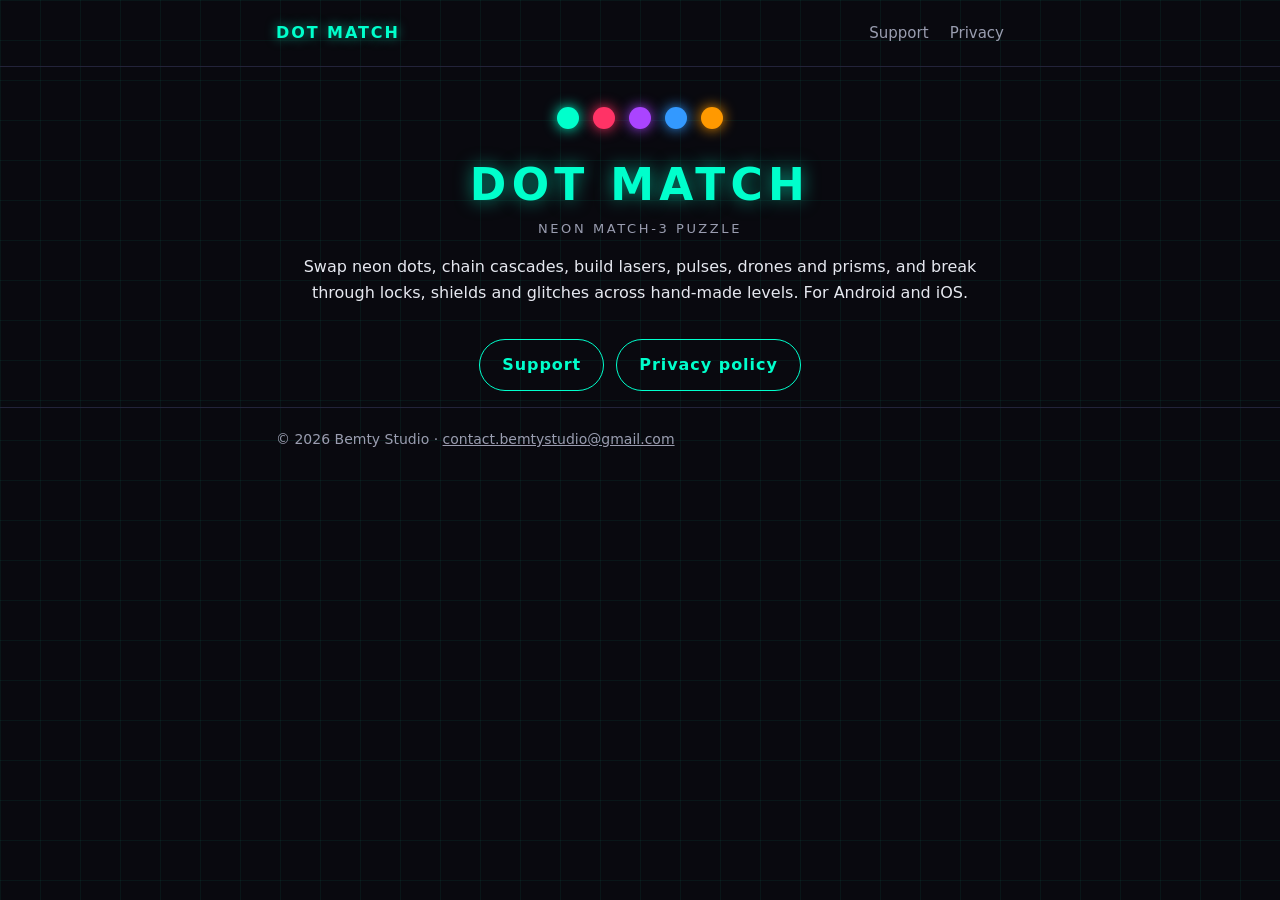
<file: index.html>
<!DOCTYPE html>
<html lang="en">
<head>
  <meta charset="utf-8">
  <meta name="viewport" content="width=device-width, initial-scale=1">
  <title>Dot Match</title>
  <meta name="description" content="Dot Match, a neon match-3 puzzle game for Android and iOS by Bemty Studio.">
  <meta name="theme-color" content="#09090f">
  <link rel="stylesheet" href="style.css">
</head>
<body>
  <header class="site">
    <div class="wrap">
      <a class="brand" href="./">Dot Match</a>
      <nav>
        <a href="support.html">Support</a>
        <a href="privacy.html">Privacy</a>
      </nav>
    </div>
  </header>

  <main class="wrap">
    <section class="hero">
      <div class="dots" aria-hidden="true">
        <span style="color:#00ffcc"></span>
        <span style="color:#ff3366"></span>
        <span style="color:#aa44ff"></span>
        <span style="color:#3399ff"></span>
        <span style="color:#ff9900"></span>
      </div>
      <h1>Dot Match</h1>
      <p class="tagline">Neon match-3 puzzle</p>
      <p>Swap neon dots, chain cascades, build lasers, pulses, drones and prisms, and break
        through locks, shields and glitches across hand-made levels. For Android and iOS.</p>
      <div class="links">
        <a class="button" href="support.html">Support</a>
        <a class="button" href="privacy.html">Privacy policy</a>
      </div>
    </section>
  </main>

  <footer class="site">
    <div class="wrap">
      &copy; 2026 Bemty Studio &middot;
      <a href="mailto:contact.bemtystudio@gmail.com">contact.bemtystudio@gmail.com</a>
    </div>
  </footer>
</body>
</html>
</file>
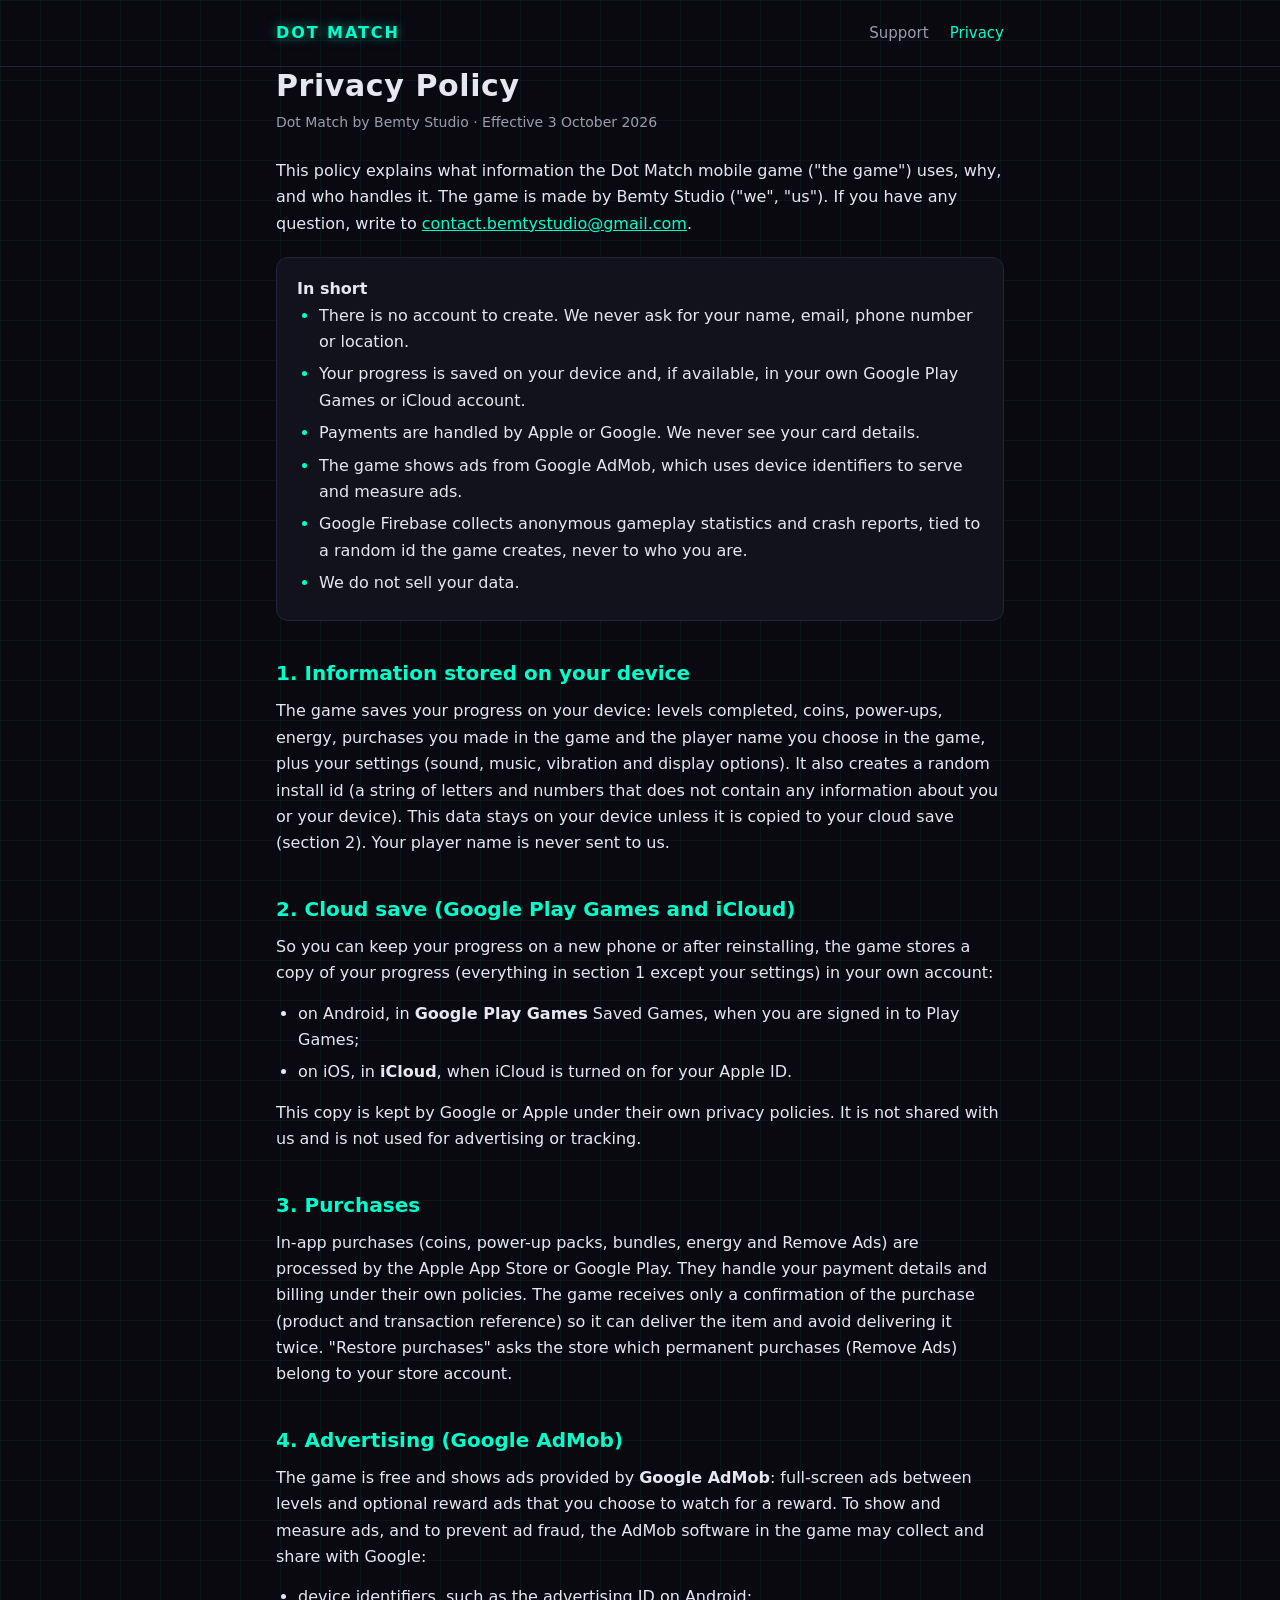
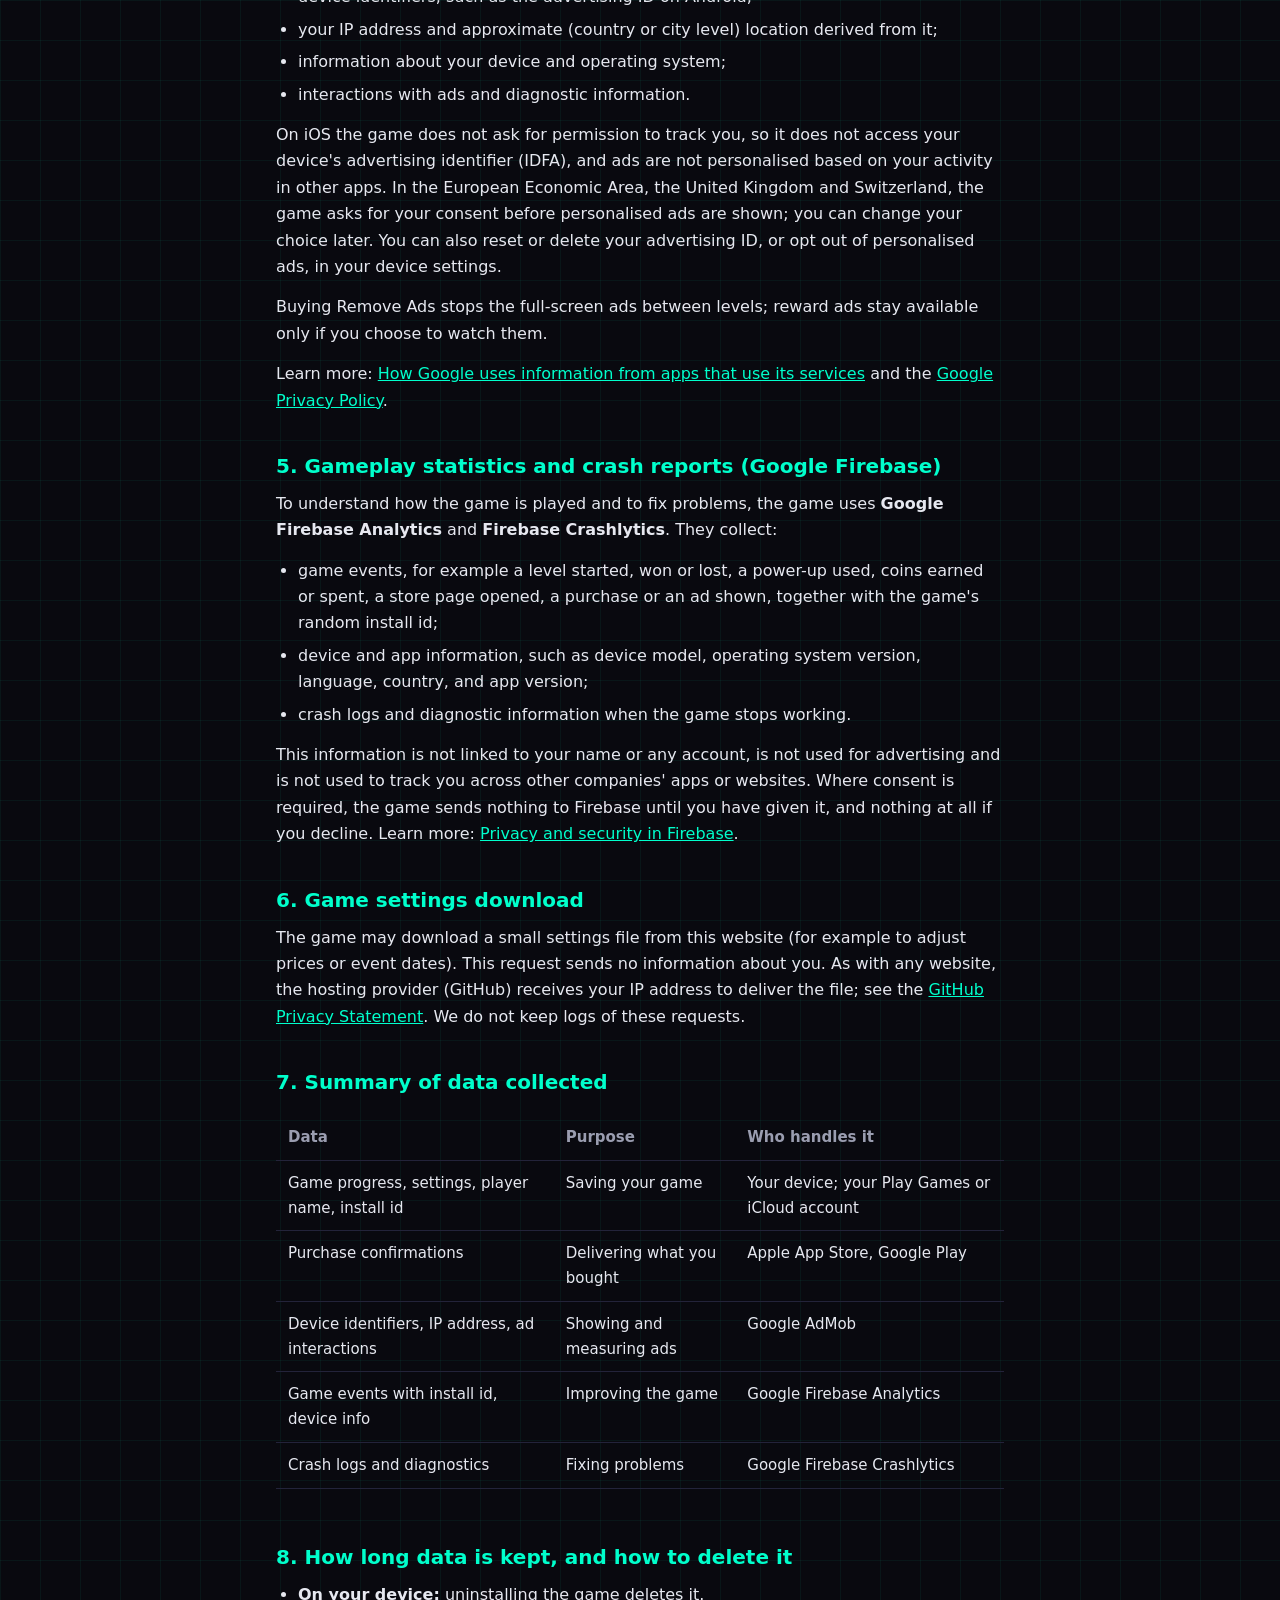
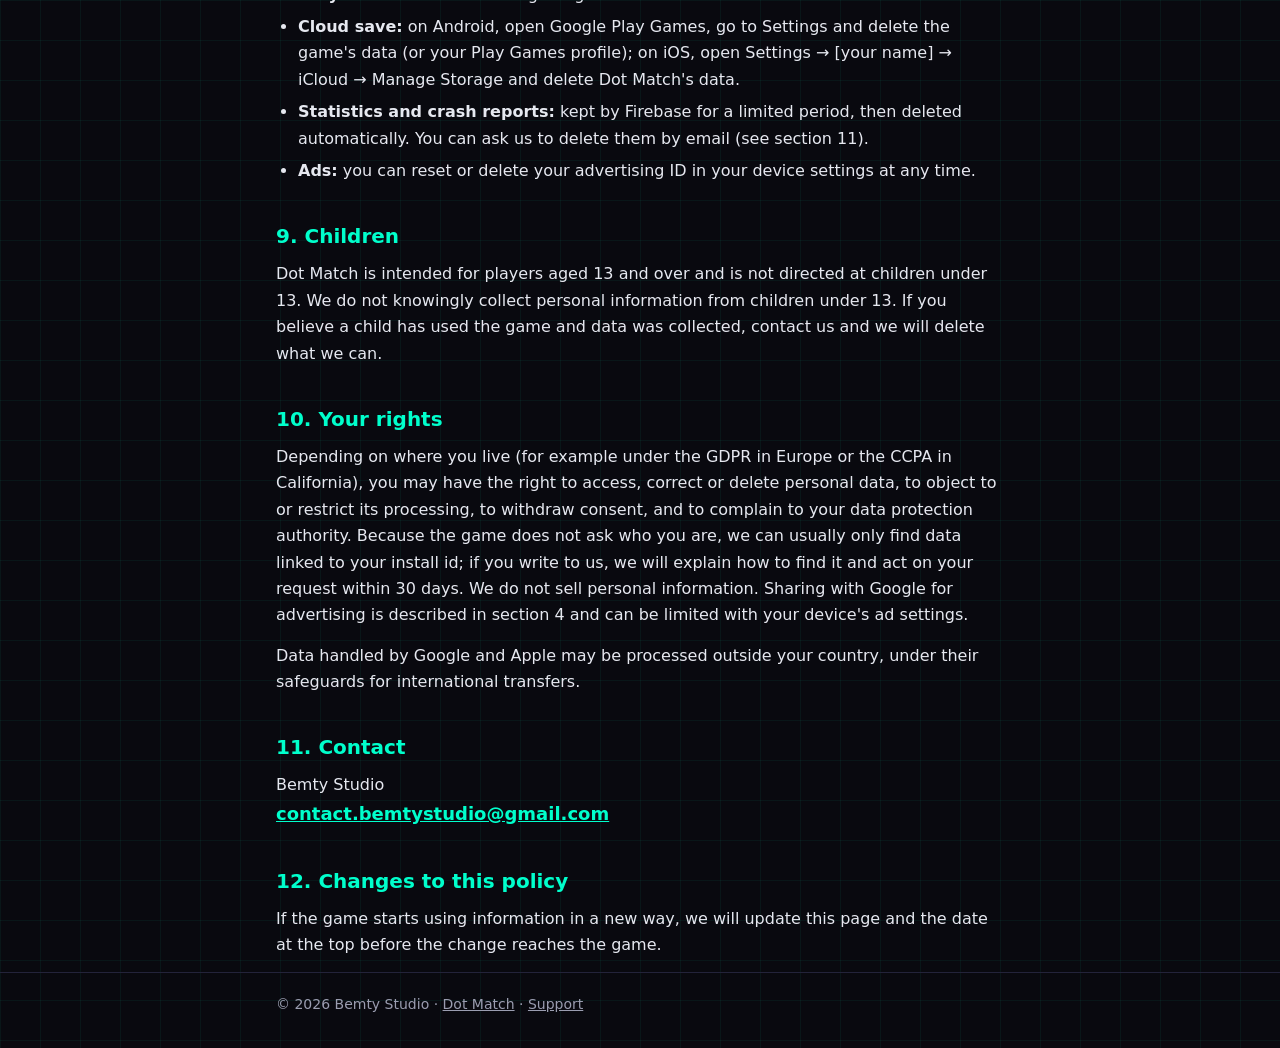
<file: privacy.html>
<!DOCTYPE html>
<html lang="en">
<head>
  <meta charset="utf-8">
  <meta name="viewport" content="width=device-width, initial-scale=1">
  <title>Dot Match Privacy Policy</title>
  <meta name="description" content="What data the Dot Match game uses, who processes it, and how to delete it.">
  <meta name="theme-color" content="#09090f">
  <link rel="stylesheet" href="style.css">
</head>
<body>
  <header class="site">
    <div class="wrap">
      <a class="brand" href="./">Dot Match</a>
      <nav>
        <a href="support.html">Support</a>
        <a href="privacy.html" aria-current="page">Privacy</a>
      </nav>
    </div>
  </header>

  <main class="wrap">
    <h1>Privacy Policy</h1>
    <p class="meta">Dot Match by Bemty Studio &middot; Effective 3 October 2026</p>

    <p>This policy explains what information the Dot Match mobile game ("the game") uses, why,
      and who handles it. The game is made by Bemty Studio ("we", "us"). If you have any question,
      write to <a href="mailto:contact.bemtystudio@gmail.com">contact.bemtystudio@gmail.com</a>.</p>

    <div class="card">
      <strong>In short</strong>
      <ul class="summary">
        <li>There is no account to create. We never ask for your name, email, phone number or location.</li>
        <li>Your progress is saved on your device and, if available, in your own Google Play Games
          or iCloud account.</li>
        <li>Payments are handled by Apple or Google. We never see your card details.</li>
        <li>The game shows ads from Google AdMob, which uses device identifiers to serve and measure ads.</li>
        <li>Google Firebase collects anonymous gameplay statistics and crash reports, tied to a random
          id the game creates, never to who you are.</li>
        <li>We do not sell your data.</li>
      </ul>
    </div>

    <h2 id="1">1. Information stored on your device</h2>
    <p>The game saves your progress on your device: levels completed, coins, power-ups,
      energy, purchases you made in the game and the player name you choose in the game, plus
      your settings (sound, music, vibration and display options). It also creates a random install id
      (a string of letters and numbers that does not contain any information about you or your
      device). This data stays on your device unless it is copied to your cloud save (section 2).
      Your player name is never sent to us.</p>

    <h2 id="2">2. Cloud save (Google Play Games and iCloud)</h2>
    <p>So you can keep your progress on a new phone or after reinstalling, the game stores a copy
      of your progress (everything in section 1 except your settings) in your own account:</p>
    <ul>
      <li>on Android, in <strong>Google Play Games</strong> Saved Games, when you are signed in to Play Games;</li>
      <li>on iOS, in <strong>iCloud</strong>, when iCloud is turned on for your Apple ID.</li>
    </ul>
    <p>This copy is kept by Google or Apple under their own privacy policies. It is not shared with
      us and is not used for advertising or tracking.</p>

    <h2 id="3">3. Purchases</h2>
    <p>In-app purchases (coins, power-up packs, bundles, energy and Remove Ads) are processed by
      the Apple App Store or Google Play. They handle your payment details and billing under their
      own policies. The game receives only a confirmation of the purchase (product and transaction
      reference) so it can deliver the item and avoid delivering it twice. "Restore purchases"
      asks the store which permanent purchases (Remove Ads) belong to your store account.</p>

    <h2 id="4">4. Advertising (Google AdMob)</h2>
    <p>The game is free and shows ads provided by <strong>Google AdMob</strong>: full-screen ads
      between levels and optional reward ads that you choose to watch for a reward. To show and
      measure ads, and to prevent ad fraud, the AdMob software in the game may collect and share
      with Google:</p>
    <ul>
      <li>device identifiers, such as the advertising ID on Android;</li>
      <li>your IP address and approximate (country or city level) location derived from it;</li>
      <li>information about your device and operating system;</li>
      <li>interactions with ads and diagnostic information.</li>
    </ul>
    <p>On iOS the game does not ask for permission to track you, so it does not access your
      device's advertising identifier (IDFA), and ads are not personalised based on your activity
      in other apps. In the European Economic Area, the United Kingdom and Switzerland, the game
      asks for your consent before personalised ads are shown; you can change your choice later.
      You can also reset or delete your advertising ID, or opt out of personalised ads, in your
      device settings.</p>
    <p>Buying Remove Ads stops the full-screen ads between levels; reward ads stay available
      only if you choose to watch them.</p>
    <p>Learn more: <a href="https://policies.google.com/technologies/partner-sites" rel="noopener">How Google
      uses information from apps that use its services</a> and the
      <a href="https://policies.google.com/privacy" rel="noopener">Google Privacy Policy</a>.</p>

    <h2 id="5">5. Gameplay statistics and crash reports (Google Firebase)</h2>
    <p>To understand how the game is played and to fix problems, the game uses
      <strong>Google Firebase Analytics</strong> and <strong>Firebase Crashlytics</strong>. They
      collect:</p>
    <ul>
      <li>game events, for example a level started, won or lost, a power-up used, coins earned or
        spent, a store page opened, a purchase or an ad shown, together with the game's random
        install id;</li>
      <li>device and app information, such as device model, operating system version, language,
        country, and app version;</li>
      <li>crash logs and diagnostic information when the game stops working.</li>
    </ul>
    <p>This information is not linked to your name or any account, is not used for advertising
      and is not used to track you across other companies' apps or websites. Where consent is
      required, the game sends nothing to Firebase until you have given it, and nothing at all if
      you decline. Learn more: <a href="https://firebase.google.com/support/privacy" rel="noopener">Privacy
      and security in Firebase</a>.</p>

    <h2 id="6">6. Game settings download</h2>
    <p>The game may download a small settings file from this website (for example to adjust
      prices or event dates). This request sends no information about you. As with any website,
      the hosting provider (GitHub) receives your IP address to deliver the file; see the
      <a href="https://docs.github.com/site-policy/privacy-policies/github-general-privacy-statement" rel="noopener">GitHub
      Privacy Statement</a>. We do not keep logs of these requests.</p>

    <h2 id="7">7. Summary of data collected</h2>
    <div class="table-scroll">
      <table>
        <thead>
          <tr><th>Data</th><th>Purpose</th><th>Who handles it</th></tr>
        </thead>
        <tbody>
          <tr><td>Game progress, settings, player name, install id</td><td>Saving your game</td>
            <td>Your device; your Play Games or iCloud account</td></tr>
          <tr><td>Purchase confirmations</td><td>Delivering what you bought</td>
            <td>Apple App Store, Google Play</td></tr>
          <tr><td>Device identifiers, IP address, ad interactions</td><td>Showing and measuring ads</td>
            <td>Google AdMob</td></tr>
          <tr><td>Game events with install id, device info</td><td>Improving the game</td>
            <td>Google Firebase Analytics</td></tr>
          <tr><td>Crash logs and diagnostics</td><td>Fixing problems</td>
            <td>Google Firebase Crashlytics</td></tr>
        </tbody>
      </table>
    </div>

    <h2 id="8">8. How long data is kept, and how to delete it</h2>
    <ul>
      <li><strong>On your device:</strong> uninstalling the game deletes it.</li>
      <li><strong>Cloud save:</strong> on Android, open Google Play Games, go to Settings and delete
        the game's data (or your Play Games profile); on iOS, open Settings &rarr; [your name] &rarr;
        iCloud &rarr; Manage Storage and delete Dot Match's data.</li>
      <li><strong>Statistics and crash reports:</strong> kept by Firebase for a limited period, then
        deleted automatically. You can ask us to delete them by email (see section 11).</li>
      <li><strong>Ads:</strong> you can reset or delete your advertising ID in your device settings at any time.</li>
    </ul>

    <h2 id="9">9. Children</h2>
    <p>Dot Match is intended for players aged 13 and over and is not directed at children under 13.
      We do not knowingly collect personal information from children under 13. If you believe a
      child has used the game and data was collected, contact us and we will delete what we can.</p>

    <h2 id="10">10. Your rights</h2>
    <p>Depending on where you live (for example under the GDPR in Europe or the CCPA in
      California), you may have the right to access, correct or delete personal data, to object to
      or restrict its processing, to withdraw consent, and to complain to your data protection
      authority. Because the game does not ask who you are, we can usually only find data linked to
      your install id; if you write to us, we will explain how to find it and act on your request
      within 30 days. We do not sell personal information. Sharing with Google for advertising is
      described in section 4 and can be limited with your device's ad settings.</p>
    <p>Data handled by Google and Apple may be processed outside your country, under their
      safeguards for international transfers.</p>

    <h2 id="11">11. Contact</h2>
    <p>Bemty Studio<br>
      <a class="mail" href="mailto:contact.bemtystudio@gmail.com">contact.bemtystudio@gmail.com</a></p>

    <h2 id="12">12. Changes to this policy</h2>
    <p>If the game starts using information in a new way, we will update this page and the date at
      the top before the change reaches the game.</p>
  </main>

  <footer class="site">
    <div class="wrap">
      &copy; 2026 Bemty Studio &middot; <a href="./">Dot Match</a> &middot;
      <a href="support.html">Support</a>
    </div>
  </footer>
</body>
</html>
</file>
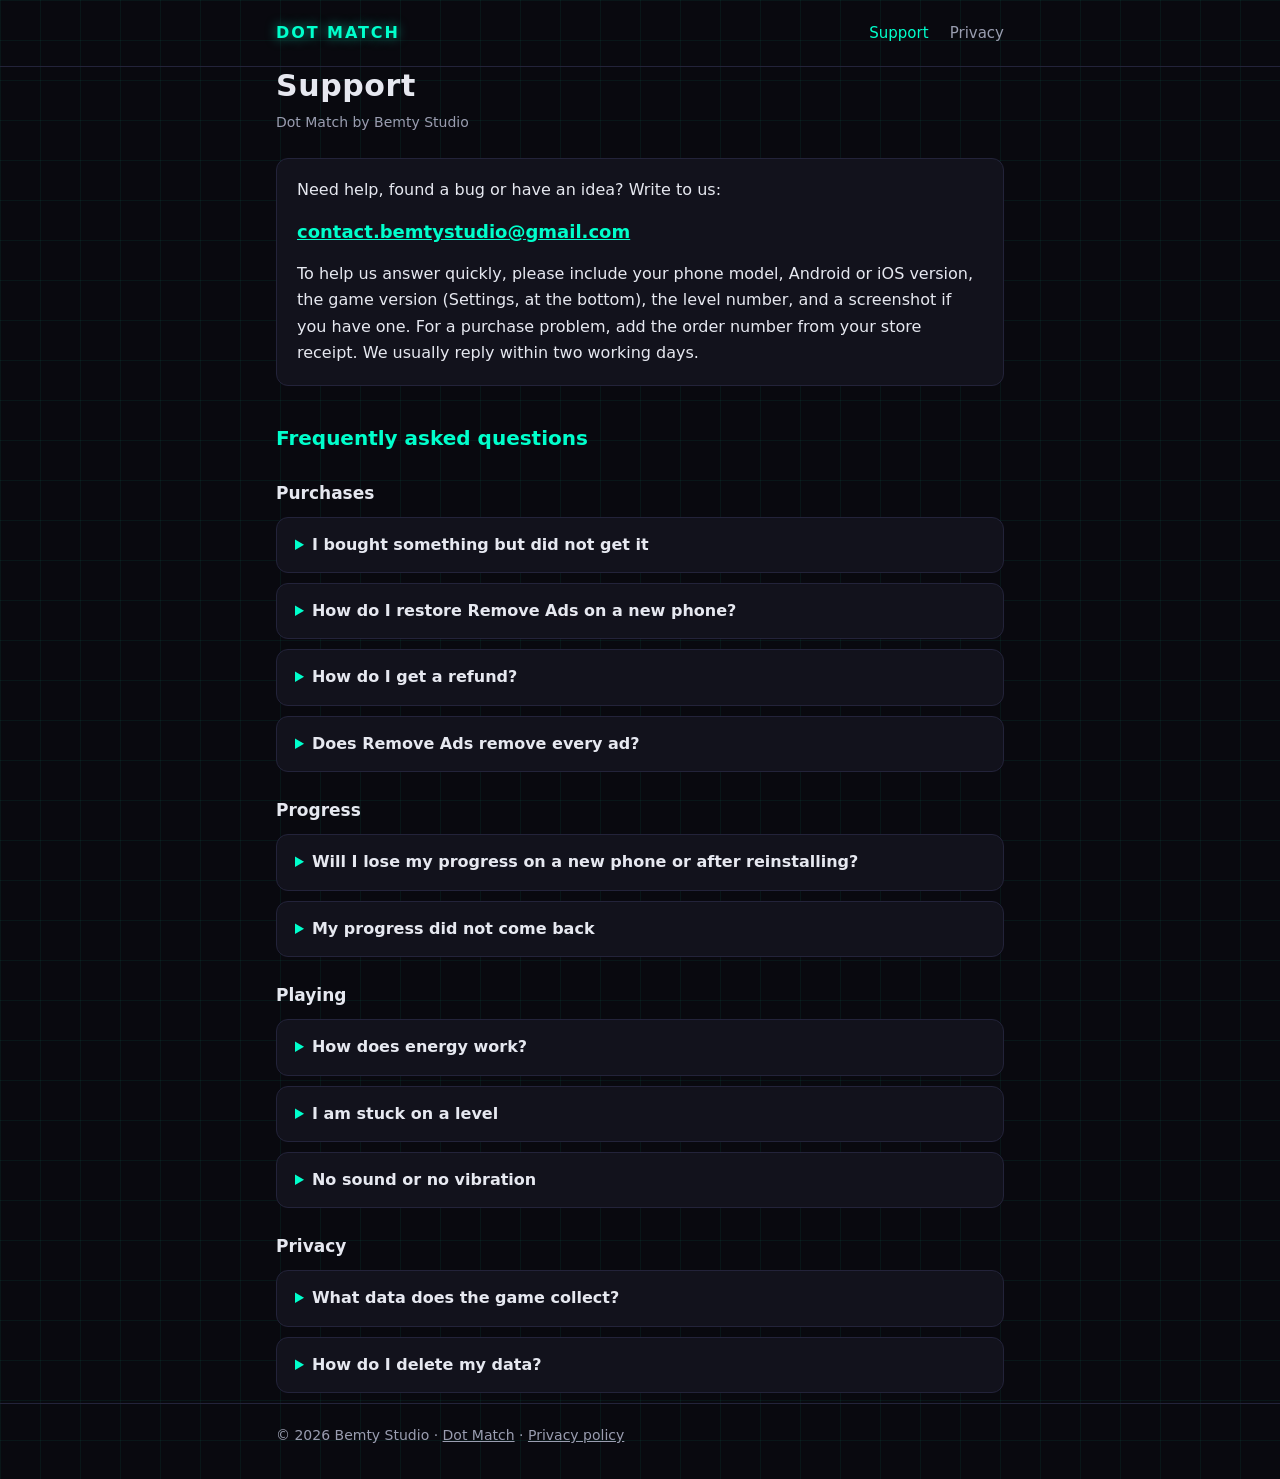
<file: support.html>
<!DOCTYPE html>
<html lang="en">
<head>
  <meta charset="utf-8">
  <meta name="viewport" content="width=device-width, initial-scale=1">
  <title>Dot Match Support</title>
  <meta name="description" content="Help with Dot Match: purchases, progress, energy, ads and contact.">
  <meta name="theme-color" content="#09090f">
  <link rel="stylesheet" href="style.css">
</head>
<body>
  <header class="site">
    <div class="wrap">
      <a class="brand" href="./">Dot Match</a>
      <nav>
        <a href="support.html" aria-current="page">Support</a>
        <a href="privacy.html">Privacy</a>
      </nav>
    </div>
  </header>

  <main class="wrap">
    <h1>Support</h1>
    <p class="meta">Dot Match by Bemty Studio</p>

    <div class="card">
      <p>Need help, found a bug or have an idea? Write to us:</p>
      <p><a class="mail" href="mailto:contact.bemtystudio@gmail.com?subject=Dot%20Match%20support">contact.bemtystudio@gmail.com</a></p>
      <p>To help us answer quickly, please include your phone model, Android or iOS version, the
        game version (Settings, at the bottom), the level number, and a screenshot if you have one.
        For a purchase problem, add the order number from your store receipt. We usually reply
        within two working days.</p>
    </div>

    <h2>Frequently asked questions</h2>

    <h3>Purchases</h3>
    <details>
      <summary>I bought something but did not get it</summary>
      <p>Items are delivered as soon as the App Store or Google Play confirms the payment. If it
        did not arrive, make sure you are online, then close the game completely and open it
        again: the game asks the store for unfinished purchases at start. A payment that is still
        "pending" at the store is delivered once the store approves it. If the item still has not
        arrived, email us with the order number.</p>
    </details>
    <details>
      <summary>How do I restore Remove Ads on a new phone?</summary>
      <p>Sign in with the same Apple ID or Google account you bought it with, then tap
        <strong>Restore purchases</strong> in Settings or in the store. Coins, power-up packs,
        bundles and energy are used up when you get them, so the store cannot restore them; they
        come back with your progress through cloud save (see below).</p>
    </details>
    <details>
      <summary>How do I get a refund?</summary>
      <p>Refunds are handled by the store, not by us. On iPhone, go to
        <a href="https://reportaproblem.apple.com" rel="noopener">reportaproblem.apple.com</a>.
        On Android, open your <a href="https://play.google.com/store/account/orderhistory" rel="noopener">Google
        Play order history</a> and choose the purchase. You can also email us and we will help.</p>
    </details>
    <details>
      <summary>Does Remove Ads remove every ad?</summary>
      <p>It removes the full-screen ads between levels for good. Reward ads, which you choose to
        watch for an extra energy, stay available but are never shown unless you tap them.</p>
    </details>

    <h3>Progress</h3>
    <details>
      <summary>Will I lose my progress on a new phone or after reinstalling?</summary>
      <p>Your progress is saved on your phone and copied to your own cloud account: Google Play
        Games on Android (be signed in to Play Games) and iCloud on iPhone (be signed in with the
        same Apple ID, with iCloud turned on). After installing on the new phone, open the game
        while online and your levels, coins and power-ups come back. Progress does not move between
        Android and iPhone.</p>
    </details>
    <details>
      <summary>My progress did not come back</summary>
      <p>Check that you are online and signed in to the same Google Play Games profile or Apple ID
        you used before, then restart the game. If the cloud save was never made (for example you
        were not signed in on the old phone), we cannot recover it, because we do not keep a copy
        of your game on our side.</p>
    </details>

    <h3>Playing</h3>
    <details>
      <summary>How does energy work?</summary>
      <p>Starting a level uses one energy; win the level and you get it back, so only a loss costs
        energy. You can hold up to 5. When you have fewer, one comes back every 20 minutes. When you
        run out you can wait, watch a reward ad for one energy, or refill with coins. The first
        levels do not use energy.</p>
    </details>
    <details>
      <summary>I am stuck on a level</summary>
      <p>Try the power-ups: ZAP clears one dot, ROW and COLUMN clear a whole line and SHUFFLE mixes
        the board, and none of them costs a move. Combining two specials with a swap makes a much
        bigger effect. When you run out of moves you can also buy five more with coins.</p>
    </details>
    <details>
      <summary>No sound or no vibration</summary>
      <p>Check the sound, music and vibration switches in Settings, the volume of your phone, and
        on iPhone the silent switch.</p>
    </details>

    <h3>Privacy</h3>
    <details>
      <summary>What data does the game collect?</summary>
      <p>There is no account and we never ask for your name or email. Ads and anonymous gameplay
        statistics are provided by Google. Full details are in the
        <a href="privacy.html">privacy policy</a>.</p>
    </details>
    <details>
      <summary>How do I delete my data?</summary>
      <p>Uninstalling deletes the data on your phone. To delete your cloud save, remove the game's
        data in Google Play Games settings or in iCloud &rarr; Manage Storage. For anything else,
        email us. The <a href="privacy.html#8">privacy policy</a> explains each step.</p>
    </details>
  </main>

  <footer class="site">
    <div class="wrap">
      &copy; 2026 Bemty Studio &middot; <a href="./">Dot Match</a> &middot;
      <a href="privacy.html">Privacy policy</a>
    </div>
  </footer>
</body>
</html>
</file>
<file: style.css>
/* Dot Match site: static pages, no scripts, no external requests. Colors from the game's palette. */
:root {
  --bg: #09090f;
  --panel: #12121c;
  --line: #23233a;
  --text: #e6e8f0;
  --muted: #9a9db0;
  --accent: #00ffcc;
  --pink: #ff3366;
  --purple: #aa44ff;
  --blue: #3399ff;
  --gold: #ffcc00;
}

* { box-sizing: border-box; }

html { -webkit-text-size-adjust: 100%; }

body {
  margin: 0;
  background-color: var(--bg);
  background-image:
    linear-gradient(rgba(0, 255, 204, 0.05) 1px, transparent 1px),
    linear-gradient(90deg, rgba(0, 255, 204, 0.05) 1px, transparent 1px);
  background-size: 40px 40px;
  color: var(--text);
  font: 16px/1.65 system-ui, -apple-system, "Segoe UI", Roboto, "Helvetica Neue", Arial, sans-serif;
}

.wrap {
  max-width: 760px;
  margin: 0 auto;
  padding: 0 16px;
}

header.site {
  padding: 20px 0;
  border-bottom: 1px solid var(--line);
}

header.site .wrap {
  display: flex;
  align-items: center;
  justify-content: space-between;
  flex-wrap: wrap;
  gap: 8px 20px;
}

.brand {
  color: var(--accent);
  font-weight: 800;
  letter-spacing: 0.12em;
  text-decoration: none;
  text-transform: uppercase;
  text-shadow: 0 0 12px rgba(0, 255, 204, 0.6);
}

nav a {
  color: var(--muted);
  text-decoration: none;
  margin-left: 16px;
  font-size: 15px;
}
nav a:first-child { margin-left: 0; }
nav a:hover, nav a[aria-current="page"] { color: var(--accent); }

main { padding: 32px 0 48px; }

h1 {
  font-size: 30px;
  line-height: 1.25;
  margin: 0 0 6px;
  letter-spacing: 0.02em;
}

h2 {
  font-size: 20px;
  margin: 36px 0 8px;
  color: var(--accent);
}

h3 {
  font-size: 17px;
  margin: 24px 0 6px;
}

p, ul, ol { margin: 0 0 14px; }
ul, ol { padding-left: 22px; }
li { margin-bottom: 6px; }

a { color: var(--accent); }

.meta { color: var(--muted); font-size: 14px; margin-bottom: 24px; }

.card {
  background: var(--panel);
  border: 1px solid var(--line);
  border-radius: 12px;
  padding: 18px 20px;
  margin: 20px 0;
}
.card > :last-child { margin-bottom: 0; }

.summary li::marker { color: var(--accent); }

table {
  width: 100%;
  border-collapse: collapse;
  margin: 8px 0 16px;
  font-size: 15px;
}
th, td {
  text-align: left;
  vertical-align: top;
  padding: 10px 12px;
  border-bottom: 1px solid var(--line);
}
th { color: var(--muted); font-weight: 600; }

.table-scroll { overflow-x: auto; }

details {
  background: var(--panel);
  border: 1px solid var(--line);
  border-radius: 12px;
  margin: 10px 0;
  padding: 0 18px;
}
details[open] { padding-bottom: 6px; }
summary {
  cursor: pointer;
  font-weight: 600;
  padding: 14px 0;
}
summary::marker { color: var(--accent); }

.mail {
  display: inline-block;
  font-weight: 700;
  font-size: 18px;
  word-break: break-all;
}

/* Landing page */
.hero { text-align: center; padding: 40px 0 16px; }
.dots { display: flex; justify-content: center; gap: 14px; margin-bottom: 28px; }
.dots span {
  width: 22px; height: 22px; border-radius: 50%;
  box-shadow: 0 0 14px currentColor;
  background: currentColor;
}
.hero h1 {
  font-size: 44px;
  color: var(--accent);
  letter-spacing: 0.12em;
  text-transform: uppercase;
  text-shadow: 0 0 18px rgba(0, 255, 204, 0.55);
}
.tagline { color: var(--muted); letter-spacing: 0.2em; text-transform: uppercase; font-size: 13px; }
.links { display: flex; justify-content: center; flex-wrap: wrap; gap: 12px; margin-top: 32px; }
.button {
  display: inline-block;
  padding: 12px 22px;
  border: 1px solid var(--accent);
  border-radius: 999px;
  text-decoration: none;
  font-weight: 700;
  letter-spacing: 0.06em;
}
.button:hover { background: rgba(0, 255, 204, 0.1); }

footer.site {
  border-top: 1px solid var(--line);
  padding: 20px 0 32px;
  color: var(--muted);
  font-size: 14px;
}
footer.site a { color: var(--muted); }

@media (max-width: 480px) {
  h1 { font-size: 25px; }
  .hero h1 { font-size: 34px; }
  th, td { padding: 8px; }
}
</file>
